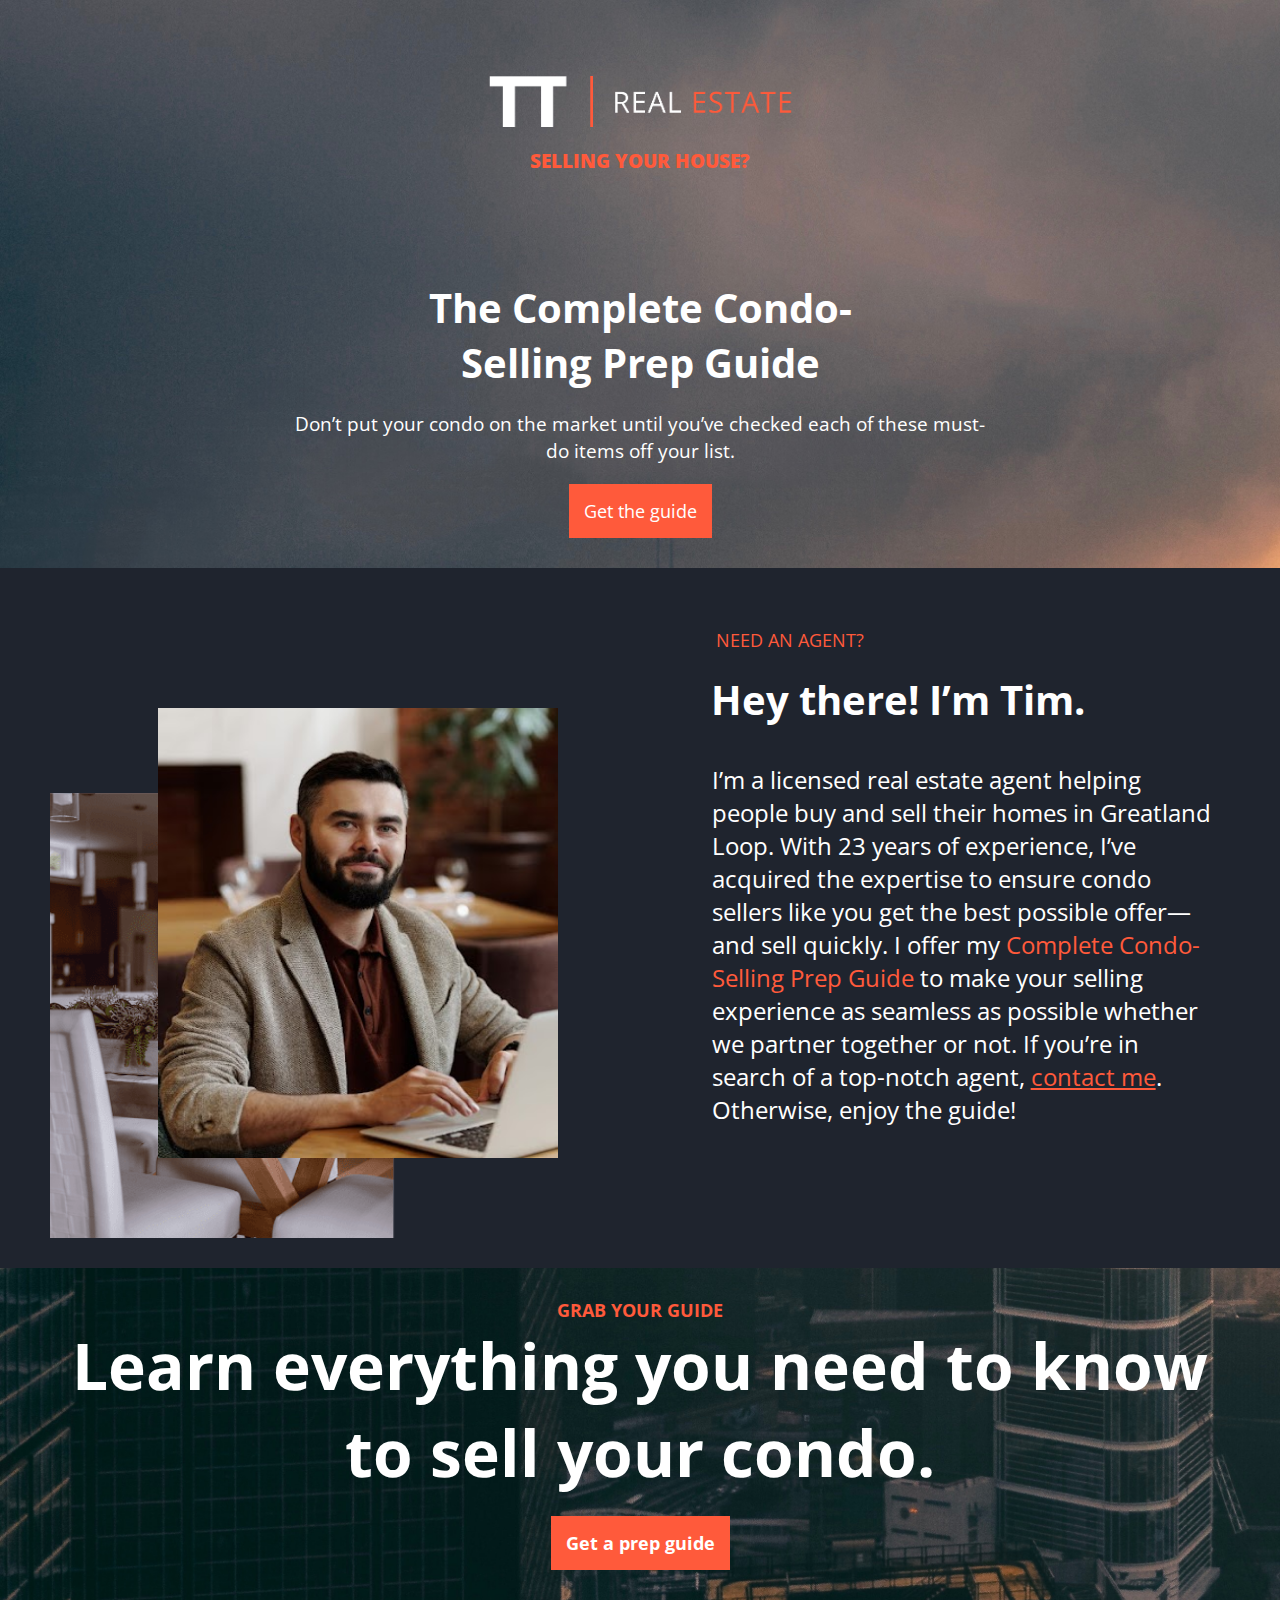
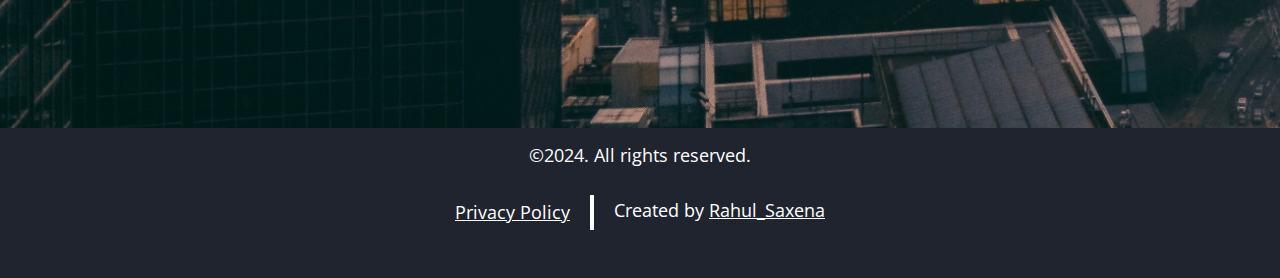
<file: Level 1 Task 1 - Landing Page/index.html>
<!DOCTYPE html>
<html lang="en">
  <head>
    <meta charset="UTF-8" />
    <meta name="viewport" content="width=device-width, initial-scale=1.0" />
    <title>Landing Page</title>
    <link rel="stylesheet" href="style.css" />
  </head>
  <body>
    <div class="container">
      <div class="brand-logo">
        <img src="images/brand-logo.png" alt="" />
        <h2>Selling your house?</h2>
      </div>
      <div class="content-box">
        <h1>The Complete Condo-</h1>
        <h1>Selling Prep Guide</h1>
        <p>
          Don’t put your condo on the market until you’ve checked each of these
          must-<br />do items off your list.
        </p>
        <button>Get the guide</button>
      </div>
      <div class="content-photo">
        <div class="photo">
          <div class="photo-1">
            <img src="images/image-2.jpg" alt="" />
          </div>
        </div>
        <div class="content">
          <p class="active p">NEED AN AGENT?</p>
          <h2>Hey there! I’m Tim.</h2>
          <p class="main-p">
            I’m a licensed real estate agent helping people buy and sell their
            homes in Greatland Loop. With 23 years of experience, I’ve acquired
            the expertise to ensure condo sellers like you get the best possible
            offer—and sell quickly. I offer my
            <span class="active span">Complete Condo-Selling Prep Guide</span>
            to make your selling experience as seamless as possible whether we
            partner together or not. If you’re in search of a top-notch agent,
            <u class="active">contact me</u>. Otherwise, enjoy the guide!
          </p>
        </div>
      </div>
      <div class="content-last">
        <h5 class="active">GRAB YOUR GUIDE</h5>
        <h1>Learn everything you need to know</h1>
        <h1>to sell your condo.</h1>
        <button>Get a prep guide</button>
      </div>
      <footer class="footer">
        <p>&copy;2024. All rights reserved.</p>
        <div class="content-footer">
          <u>Privacy Policy</u>
          <div class="horizontal-line"></div>
          <p>Created by <a href="#">Rahul_Saxena</a></p>
        </div>
      </footer>
    </div>
  </body>
</html>
</file>
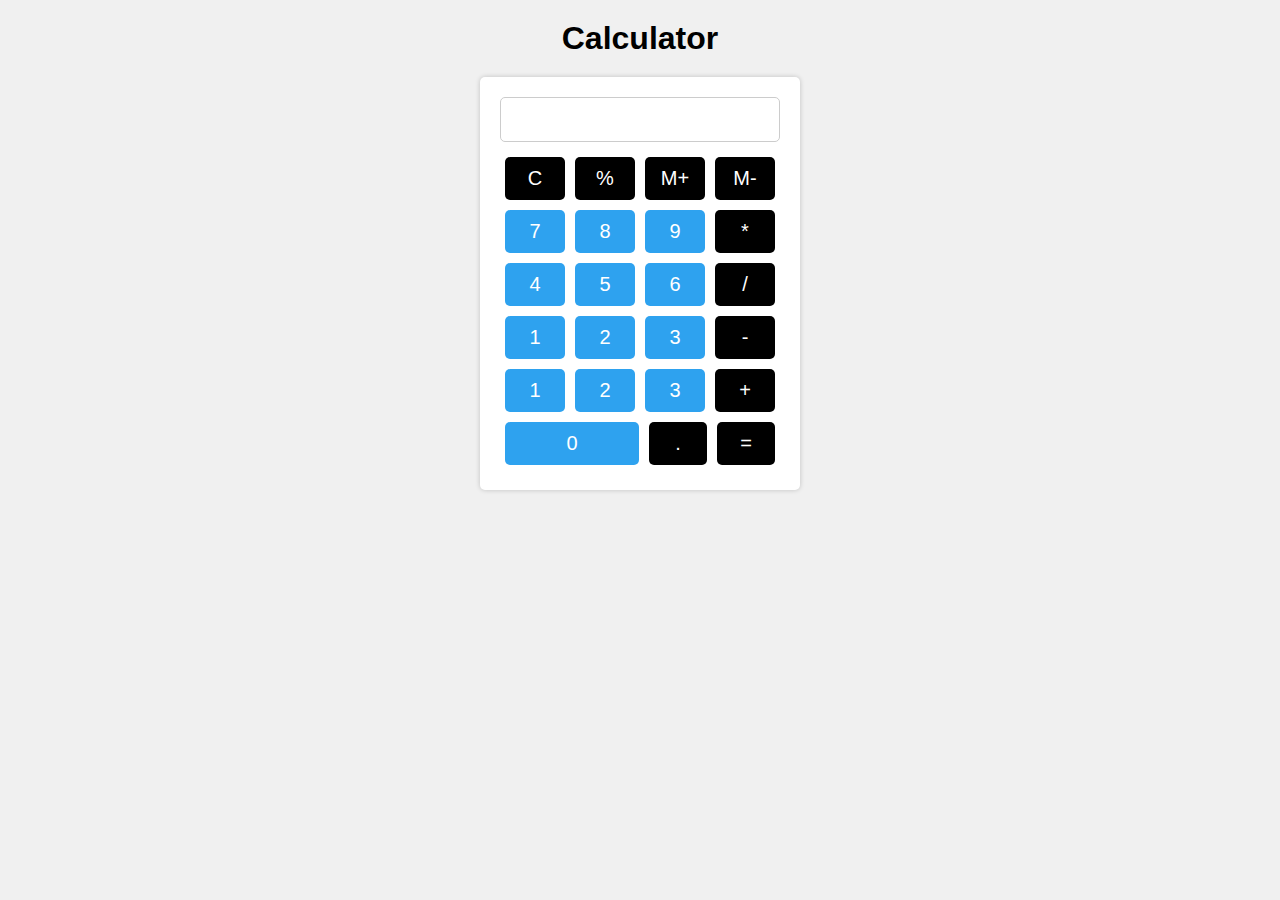
<file: Level 1 Task 3 - Calculator/index.html>
<!DOCTYPE html>
<html lang="en">
<head>
    <meta charset="UTF-8">
    <meta name="viewport" content="width=device-width, initial-scale=1.0">
    <title>Calculator</title>
    <link rel="stylesheet" href="style.css">
</head>
<body>
    <h1 class="main-text">Calculator</h1>
    <div class="container">
        <div class="rows">
            <input class="input" type="text">
        </div>
        <div class="rows">
            <button class="button active">C</button>
            <button class="button active">%</button>
            <button class="button active">M+</button>
            <button class="button active">M-</button>
        </div>
        <div class="rows">
            <button class="button">7</button>
            <button class="button">8</button>
            <button class="button">9</button>
            <button class="button active">*</button>
        </div>
        <div class="rows">
            <button class="button">4</button>
            <button class="button">5</button>
            <button class="button">6</button>
            <button class="button active">/</button>
        </div>
        <div class="rows">
            <button class="button">1</button>
            <button class="button">2</button>
            <button class="button">3</button>
            <button class="button active">-</button>
        </div>
        <div class="rows">
            <button class="button">1</button>
            <button class="button">2</button>
            <button class="button">3</button>
            <button class="button active">+</button>
        </div>
        <div class="rows">
            <button class="button" id="zero">0</button>
            <button class="button active">.</button>
            <button class="button active">=</button>
        </div>
    </div>
    <script src="script.js"></script>
</body>
</html>
</file>
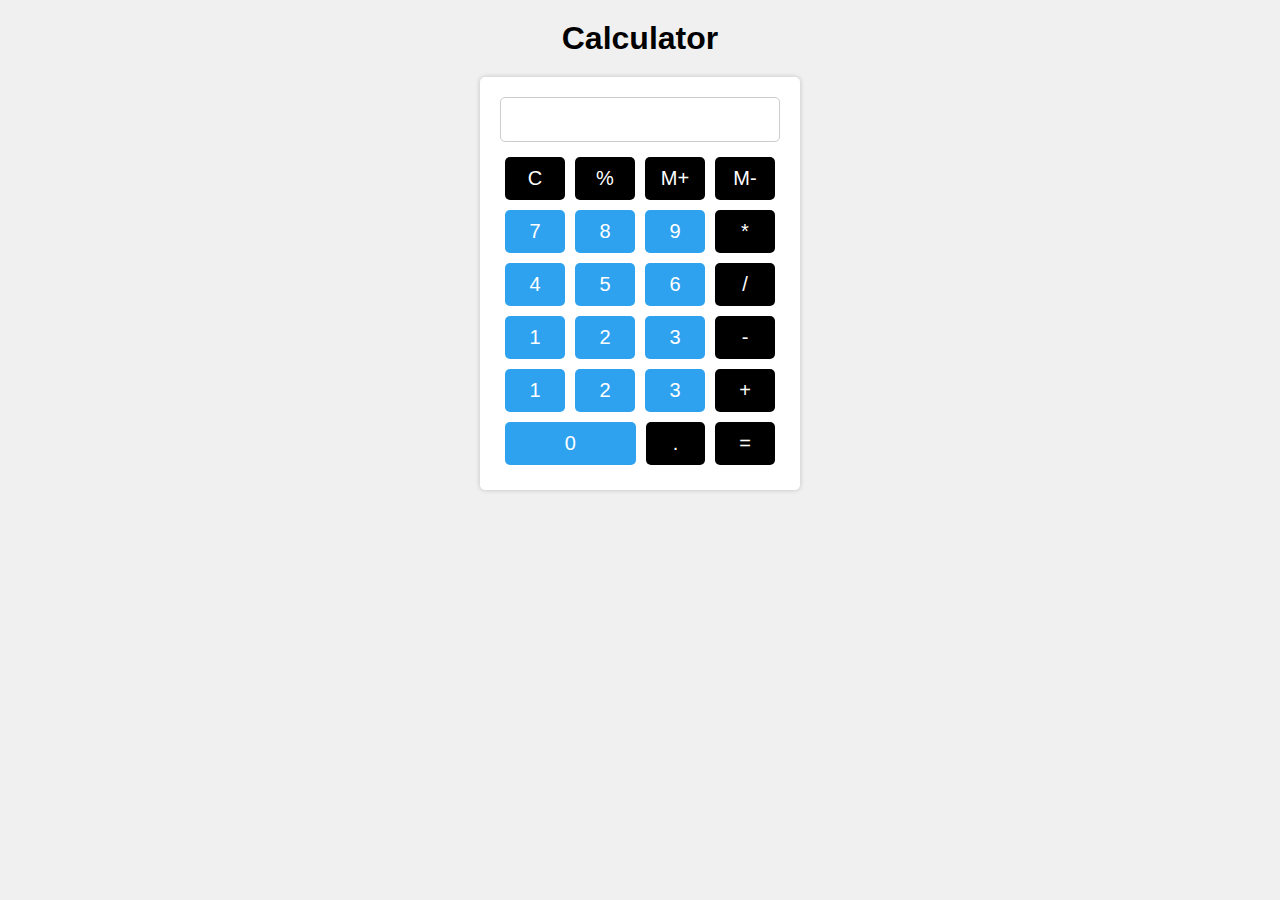
<file: Level 1 Task 3 Calculator/index.html>
<!DOCTYPE html>
<html lang="en">
  <head>
    <meta charset="UTF-8" />
    <meta name="viewport" content="width=device-width, initial-scale=1.0" />
    <title>Calculator</title>
    <link rel="stylesheet" href="style.css" />
  </head>
  <body>
    <h1 class="main-text">Calculator</h1>
    <div class="container">
      <div class="rows">
        <input class="input" type="text" />
      </div>
      <div class="rows">
        <button class="button active">C</button>
        <button class="button active">%</button>
        <button class="button active">M+</button>
        <button class="button active">M-</button>
      </div>
      <div class="rows">
        <button class="button">7</button>
        <button class="button">8</button>
        <button class="button">9</button>
        <button class="button active">*</button>
      </div>
      <div class="rows">
        <button class="button">4</button>
        <button class="button">5</button>
        <button class="button">6</button>
        <button class="button active">/</button>
      </div>
      <div class="rows">
        <button class="button">1</button>
        <button class="button">2</button>
        <button class="button">3</button>
        <button class="button active">-</button>
      </div>
      <div class="rows">
        <button class="button">1</button>
        <button class="button">2</button>
        <button class="button">3</button>
        <button class="button active">+</button>
      </div>
      <div class="rows">
        <button class="button" id="zero">0</button>
        <button class="button active">.</button>
        <button class="button active">=</button>
      </div>
    </div>
    <script src="script.js"></script>
  </body>
</html>
</file>
<file: Level 1 Task 1 - Landing Page/style.css>
@import url("https://fonts.googleapis.com/css2?family=Open+Sans&display=swap");
* {
  margin: 0;
  padding: 0;
  box-sizing: border-box;
  font-family: "Open Sans", sans-serif;
}

.container {
  height: 100%;
  width: 100%;
  position: relative;
  background: url(images/image-1.jpg);
  background-repeat: no-repeat;
  background-size: cover;
  display: flex;
  flex-direction: column;
  gap: 30px;
}

.container .brand-logo {
  height: 250px;
  margin: auto;
  align-items: center;
  display: flex;
  justify-content: center;
  flex-direction: column;
  gap: 20px;
}

.container .brand-logo img {
  height: 51px;
  width: 305px;
}

.container .brand-logo h2 {
  color: #ff5a3b;
  text-transform: uppercase;
  font-weight: 800;
  font-size: 1.2rem;
}

.container .content-box {
  color: white;
  width: 100%;
  margin: 0 auto;
  text-align: center;
  /* border: 2px solid red; */
}

.container .content-box h1 {
  font-size: 2.5rem;
  margin: auto;
  font-weight: bolder;
}

.container .content-box p {
  font-size: 1.2rem;
  margin-top: 20px;
}

.container .content-box button {
  padding: 15px;
  margin-top: 20px;
  background: rgb(255, 90, 59);
  color: white;
  font-size: 1.1rem;
  border: none;
  transition: all 0.5s ease;
}

.container .content-box button:hover {
  background: rgb(210, 82, 59);
}

.container .content-photo {
  background-color: rgb(31, 36, 46);
  width: 100%;
  height: 700px;
  display: flex;
}

.container .content-photo .photo {
  width: 50%;
  height: auto;
  display: flex;
  justify-content: space-between;
  background: url(images/image-3.png);
  background-repeat: no-repeat;
  background-position: center;
  background-size: cover;
  padding: 16px;
  margin: 60px 0 30px 50px;
}

.container .content-photo .photo .photo-1 {
  height: 100%;
  width: 100%;
  display: flex;
  justify-content: center;
  align-items: center;
}

.container .content-photo .photo .photo-1 img{
  height: 450px;
  width: 400px;
}

.container .content-photo .content {
  width: 50%;
  height: auto;
  text-decoration: none;
}

.container .content .p {
  margin-top: 40px;
  margin-left: 30px;
  padding: 20px;
  font-size: 1.1rem;
}

.container .content h2 {
  color: white;
  font-size: 2.5rem;
  margin-left: 45px;
  font-weight: bolder;
}

.container .content .main-p {
  margin-left: 30px;
  color: white;
  font-size: 1.5rem;
  margin-right: 50px;
  margin-top: 20px;
  padding: 16px;
}

.active {
  color: #ff5a3b;
}

.container .content-last {
  height: 400px;
  text-align: center;
}

.container .content-last h5 {
  font-size: 1.1rem;
}

.container .content-last h1 {
  font-size: 4rem;
  color: white;
}

.container .content-last button {
  padding: 15px;
  margin-top: 20px;
  background: rgb(255, 90, 59);
  color: white;
  font-size: 1.1rem;
  font-weight: 700;
  border: none;
  transition: all 0.5s ease;
}
.container .content-last button:hover {
  background: rgb(210, 82, 59);
}

.container .footer {
  height: 150px;
  background-color: rgb(31, 36, 46);
  text-align: center;
  color: white;
}

.container .footer p {
  margin-top: 15px;
  margin-bottom: 20px;
  font-size: 1.1rem;
}

.container .footer .content-footer .horizontal-line {
  width: 2px;
  height: 70%;
  border: 2px solid rgb(255, 255, 255);
  margin: 25px 20px;
}

.container .footer .content-footer p a {
  color: white;
}

.container .footer .content-footer p a:hover {
  text-decoration: none;
}

.container .footer .content-footer {
  display: flex;
  justify-content: center;
  align-items: center;
  height: 50px;
  font-size: 1.1rem;
}

/* Responsive Section */

/* Tablet */
@media (max-width: 1020px) {
  .container .brand-logo img {
    width: 240px;
    height: 40px;
  }
  .container .brand-logo h2 {
    font-size: 1rem;
  }
  .container .content-box h1 {
    font-size: 1.9rem;
  }
  .container .content-box p {
    font-size: 0.9rem;
  }
  .container .content-box button {
    padding: 9px;
    font-size: 0.9rem;
  }
  .container .content-photo{
    height: auto;
    overflow: hidden;
    display: flex;
    flex-direction: column;
  }
  .container .content-photo .photo{
    width: 100%;
  }
  .container .content-photo .content{
    width: 100%;
    text-align: center;
  }
  .container .content-photo .content .p{
    font-size: 1rem;
    margin: 20px 0 0 20px;
  }

  .container .content-photo .photo .photo-1 img{
    height: 365px;
    width: 305px;
  }

  .container .content-photo .content h2{
    font-size: 1.5rem;
  }
  .container .content .main-p{
    font-size: 1rem;
    padding: 5px;
    margin: 0;
  }

  .container .content-last{
    height: 250px;
  }

  .container .content-last h5{
    font-size: 1rem;
  }
  .container .content-last h1{
    font-size: 2rem;
  }

}

/* Mobile */

@media (max-width: 600px) {
  .container .brand-logo img {
    width: 240px;
    height: 40px;
  }
  .container .brand-logo h2 {
    font-size: 1rem;
  }
  .container .content-box h1 {
    font-size: 1.9rem;
  }
  .container .content-box p {
    font-size: 0.9rem;
  }
  .container .content-box button {
    padding: 9px;
    font-size: 0.9rem;
  }
  .container .content-photo{
    height: auto;
    overflow: hidden;
    display: flex;
    flex-direction: column;
  }
  .container .content-photo .photo{
    width: 100%;
  }
  .container .content-photo .content{
    width: 100%;
    text-align: center;
  }
  .container .content-photo .content .p{
    font-size: 1rem;
    margin: 20px 0 0 20px;
  }

  .container .content-photo .photo .photo-1 img{
    height: 300px;
    width: 200px;
  }

  .container .content-photo .content h2{
    font-size: 1.5rem;
  }
  .container .content .main-p{
    font-size: 1rem;
    padding: 5px;
    margin: 0;
  }

  .container .content-last{
    height: 250px;
  }

  .container .content-last h5{
    font-size: 1rem;
  }
  .container .content-last h1{
    font-size: 2rem;
  }

}
</file>
<file: Level 1 Task 3 - Calculator/style.css>
* {
  margin: 0;
  padding: 0;
  box-sizing: border-box;
}

body {
  background-color: #f0f0f0;
  font-family: Arial, sans-serif;
}

.main-text {
  text-align: center;
  padding: 20px 0;
}

.container {
  width: 320px;
  margin: 0 auto;
  background-color: #fff;
  border-radius: 5px;
  box-shadow: 0 0 5px rgba(0, 0, 0, 0.2);
  padding: 20px;
}

.input {
  width: 100%;
  padding: 10px;
  margin-bottom: 10px;
  border: 1px solid #ccc;
  border-radius: 5px;
  font-size: 20px;
  text-align: right;
}

.rows {
  display: flex;
  justify-content: space-between;
}

.button {
  flex: 1;
  margin: 5px;
  padding: 10px;
  font-size: 20px;
  text-align: center;
  border: none;
  border-radius: 5px;
  cursor: pointer;
  background-color: #2ea2ef;
  color: #fff;
}


.active{
  background-color: #000000;
    
}
#zero {
  flex: 3;
}

.button:hover {
  background-color: #217dbb;
}

.active:hover{
    background-color: #494646;
}
</file>
<file: Level 1 Task 3 Calculator/style.css>
* {
  margin: 0;
  padding: 0;
  box-sizing: border-box;
}

body {
  background-color: #f0f0f0;
  font-family: Arial, sans-serif;
}

.main-text {
  text-align: center;
  padding: 20px 0;
}

.container {
  width: 320px;
  margin: 0 auto;
  background-color: #fff;
  border-radius: 5px;
  box-shadow: 0 0 5px rgba(0, 0, 0, 0.2);
  padding: 20px;
}

.input {
  width: 100%;
  padding: 10px;
  margin-bottom: 10px;
  border: 1px solid #ccc;
  border-radius: 5px;
  font-size: 20px;
  text-align: right;
}

.rows {
  display: flex;
  justify-content: space-between;
}

.button {
  flex: 1;
  margin: 5px;
  padding: 10px;
  font-size: 20px;
  text-align: center;
  border: none;
  border-radius: 5px;
  cursor: pointer;
  background-color: #2ea2ef;
  color: #fff;
}

.active {
  background-color: #000000;
}
#zero {
  flex: 2.8;
}

.button:hover {
  background-color: #217dbb;
}

.active:hover {
  background-color: #494646;
}
</file>
